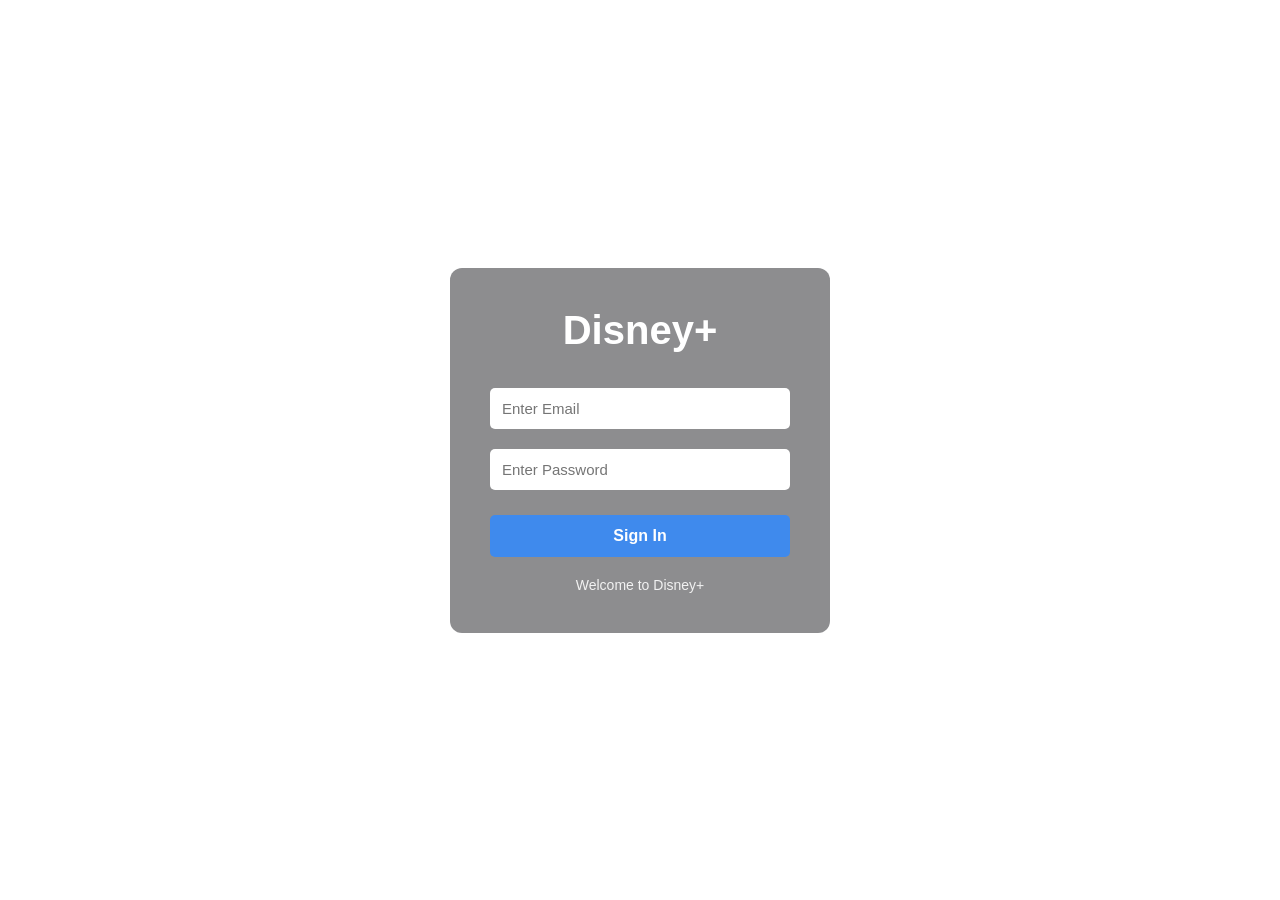
<file: index.html>
<!DOCTYPE html>
<html>
<head>
<title>Disney+ Sign In</title>

<style>
*{
    margin:0;
    padding:0;
    box-sizing:border-box;
    font-family:Arial,sans-serif;
}

body{
    height:100vh;
    display:flex;
    justify-content:center;
    align-items:center;
    
    background-image:url("https://th.bing.com/th/id/R.fe3d0bab2c5caf6b57dda70762df25a2?rik=jaY4Bq9WjyRtNQ&riu=http%3a%2f%2fwww.pixelstalk.net%2fwp-content%2fuploads%2f2016%2f06%2fFree-Desktop-Disney-HD-Wallpapers.jpg&ehk=rfMQJPtds3qrH21gSrQqRZXGjhjjUgJKQYfFsQPh4pc%3d&risl=&pid=ImgRaw&r=0");
    background-size:cover;
    background-position:center;
    background-repeat:no-repeat;
}

.login-box{
    width:380px;
    padding:40px;
    background:rgba(4, 4, 8, 0.45);
    border-radius:12px;
    text-align:center;
    backdrop-filter:blur(0.8px);
    
}

.logo{
    color:white;
    font-size:40px;
    margin-bottom:25px;
}

input{
    width:100%;
    padding:12px;
    margin:10px 0;
    border:none;
    border-radius:5px;
    font-size:15px;
}

button{
    width:100%;
    padding:12px;
    margin-top:15px;
    background:#3f8aed;
    color:white;
    border:none;
    border-radius:5px;
    cursor:pointer;
    font-size:16px;
    font-weight:600;
}

button:hover{
    background:#0052c7;
}

p{
    color:rgb(242, 242, 242);
    margin-top:20px;
    font-size:14px;
}
</style>

</head>
<body>

<div class="login-box">

    <h1 class="logo">Disney+</h1>

    <input type="email" placeholder="Enter Email" required>

    <input type="password" placeholder="Enter Password" required>

    <button onclick="login()">Sign In</button>

    <p>Welcome to Disney+</p>

</div>

<script>
function login(){
    window.location.href="home.html";
}
</script>

</body>
</html>
</file>
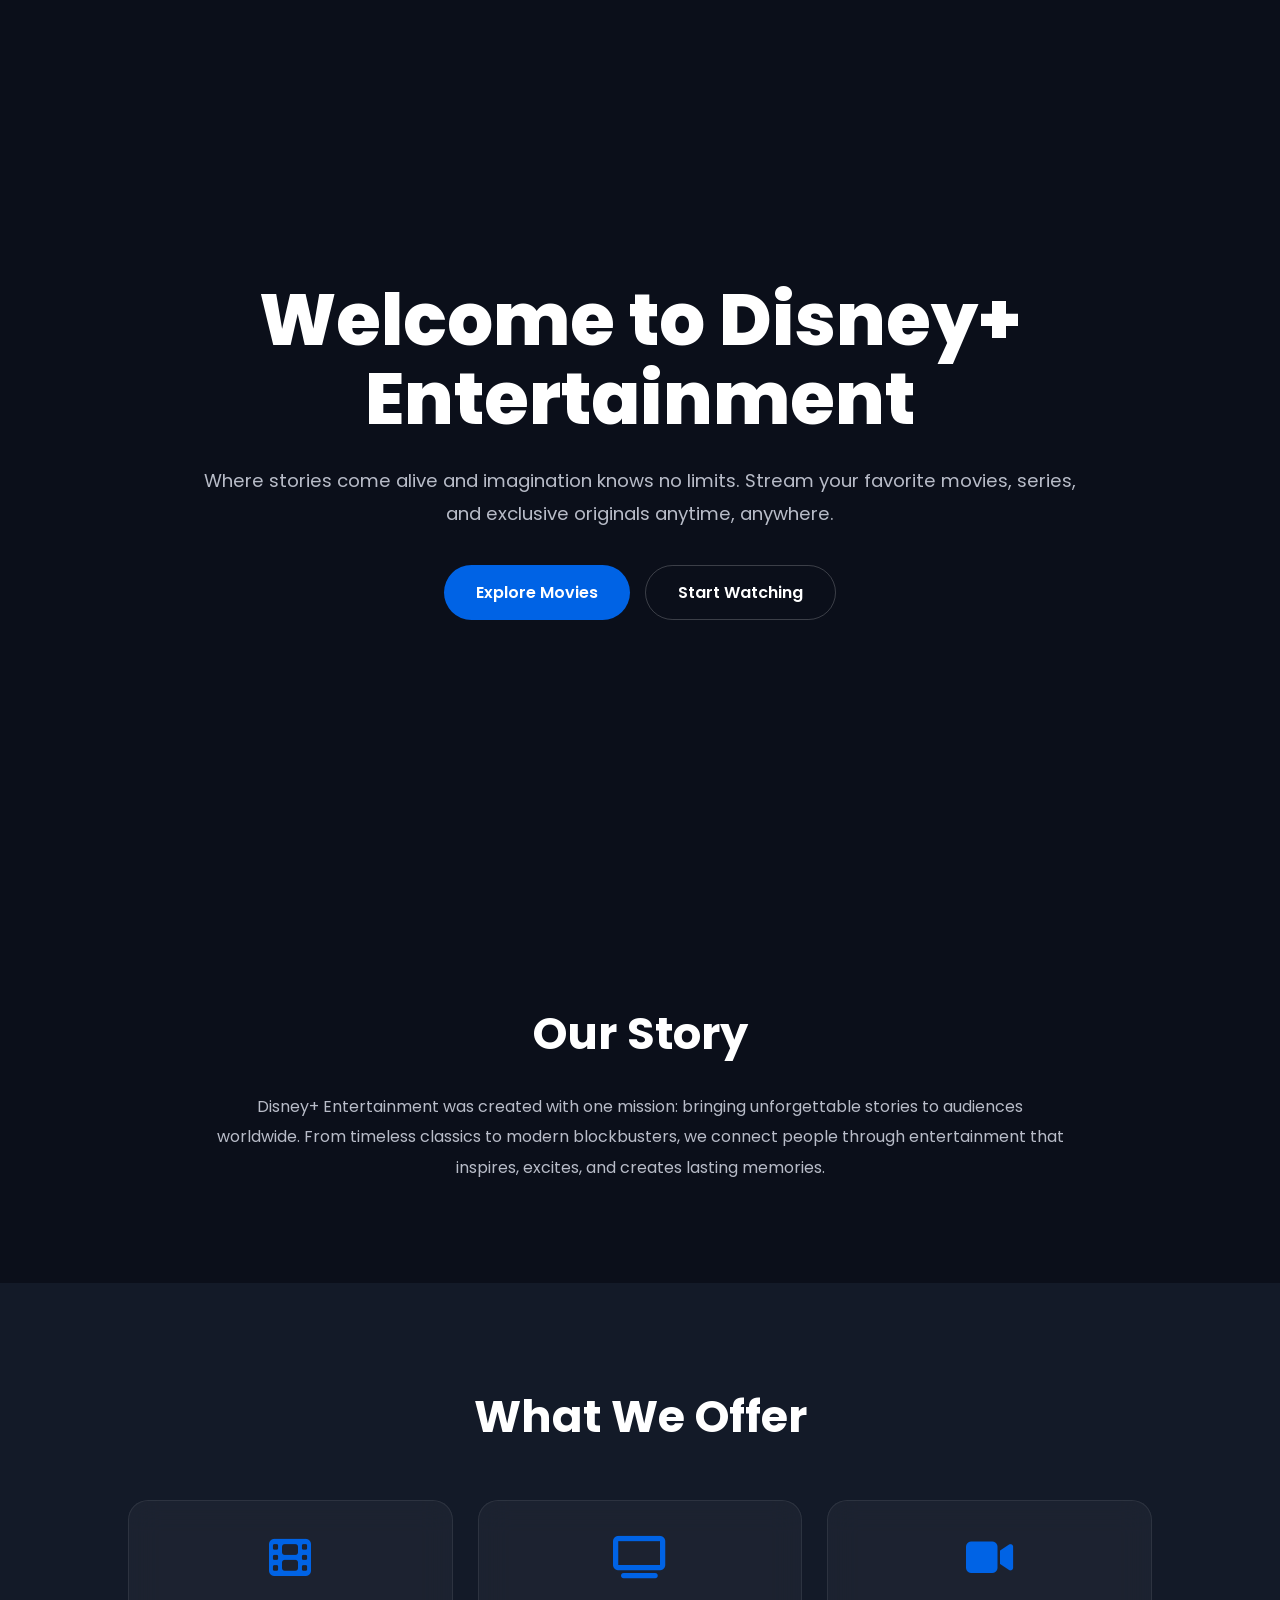
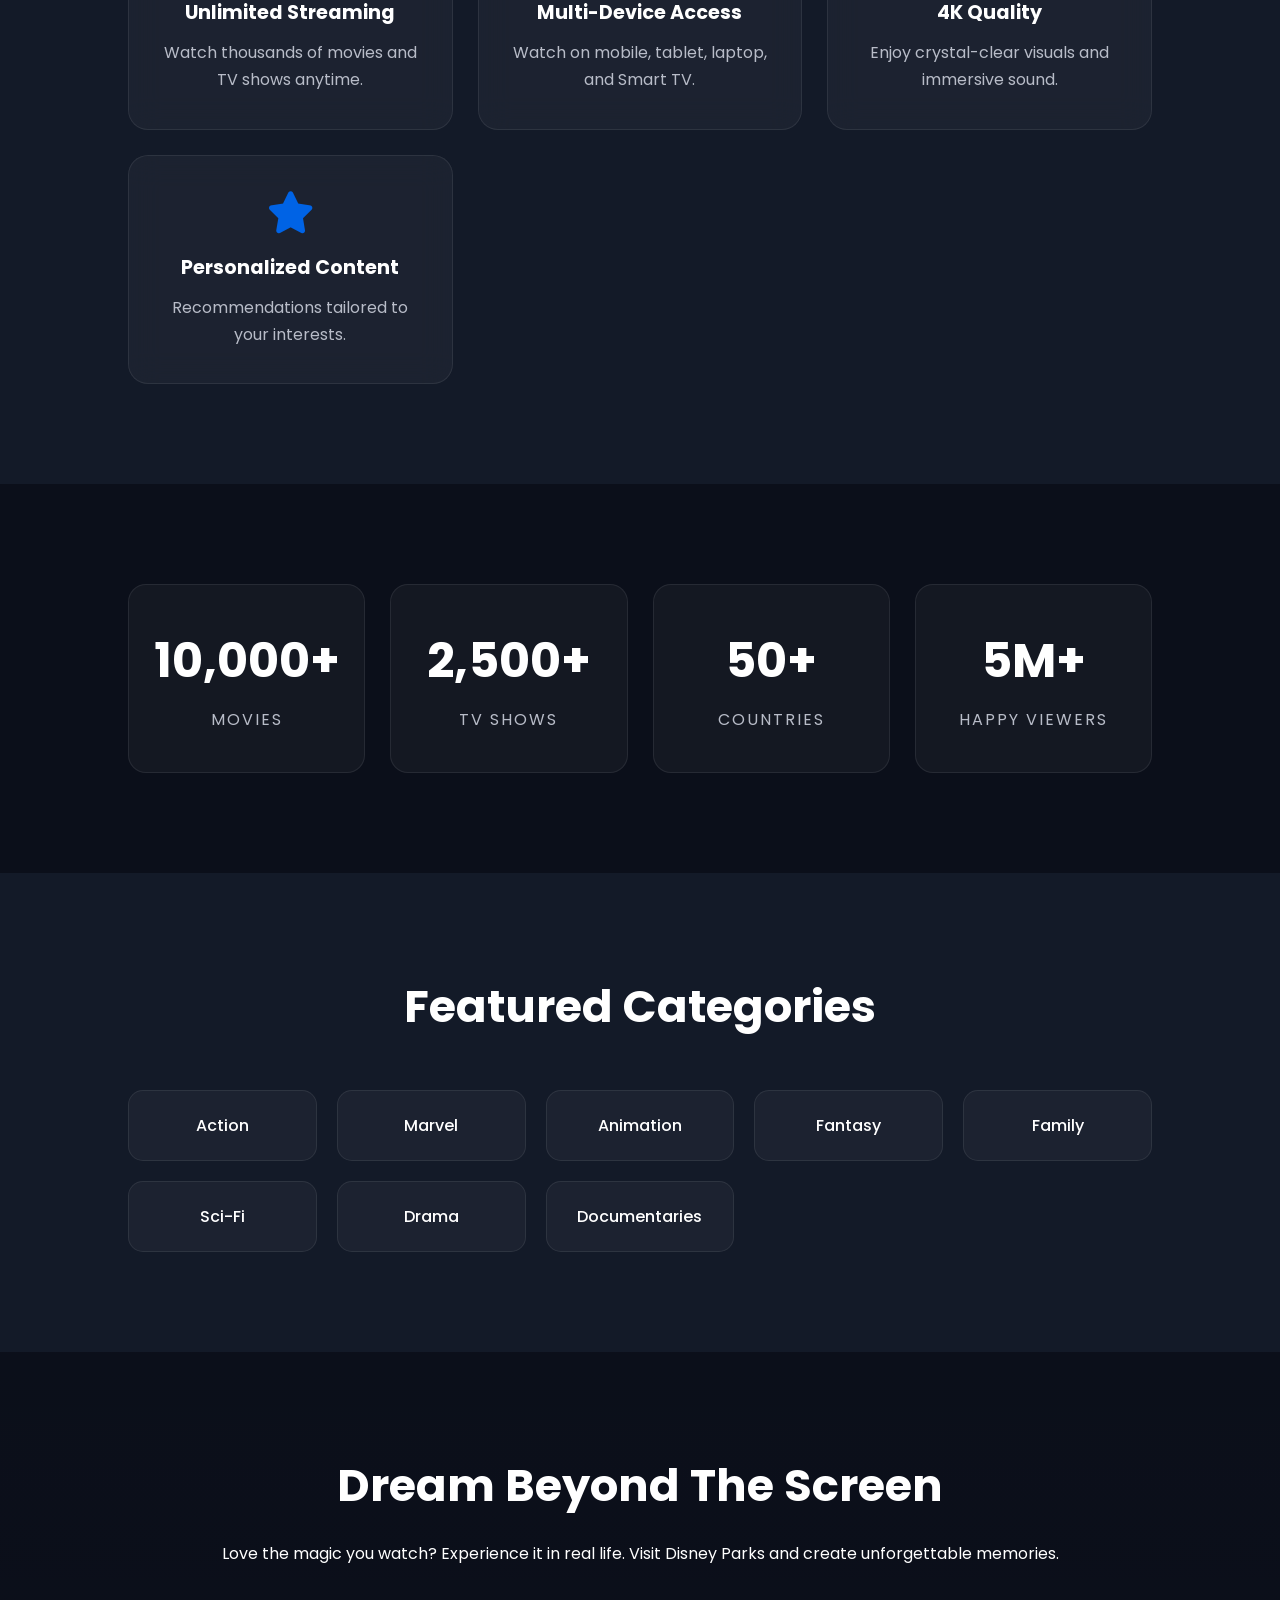
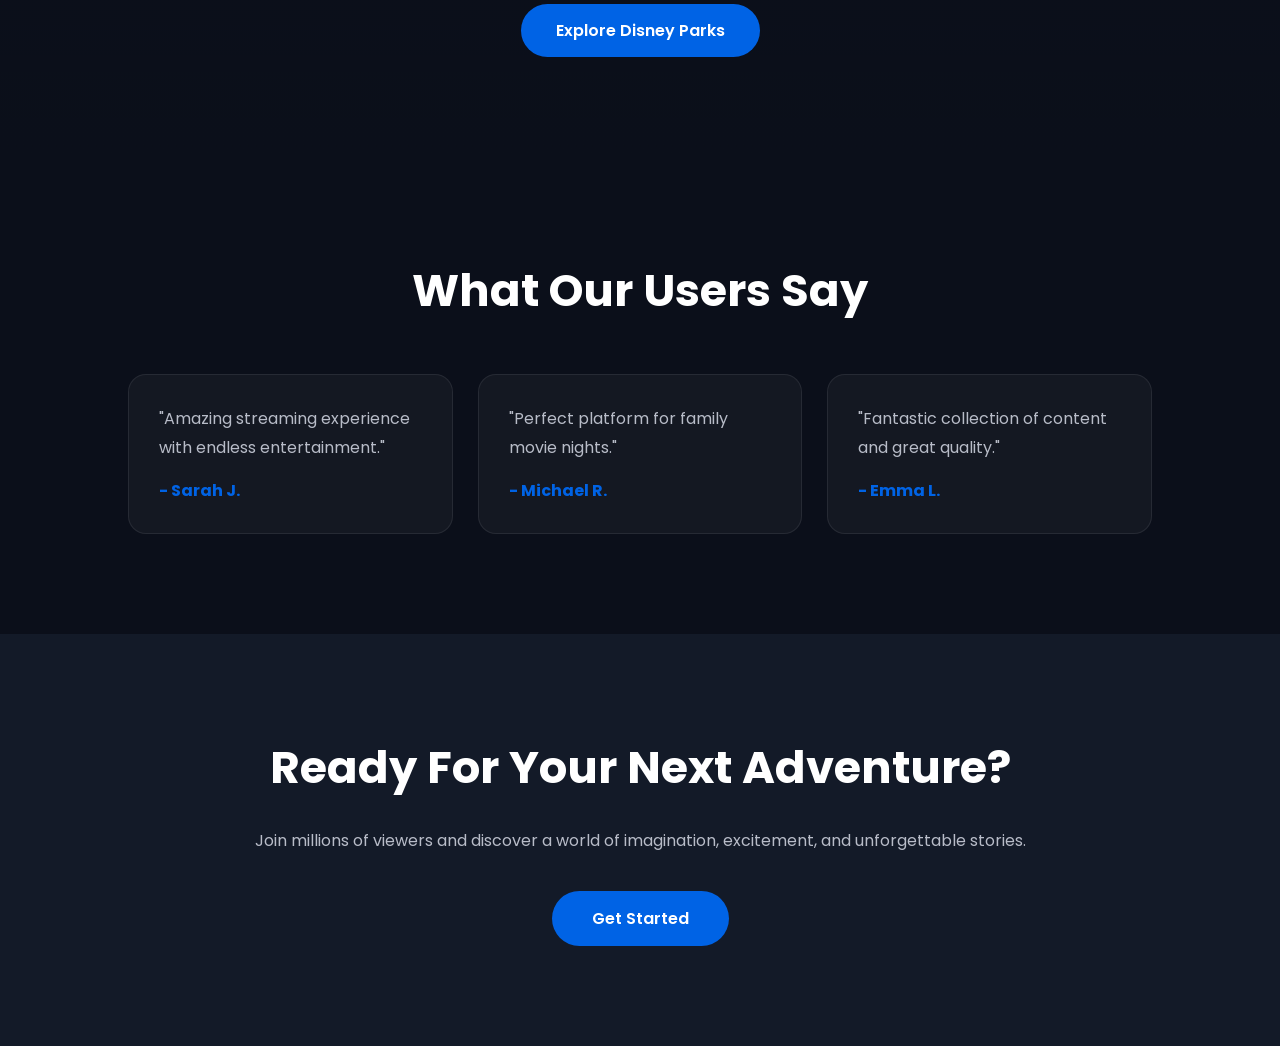
<file: about us.html>
<!DOCTYPE html>
<html lang="en">
<head>
    <meta charset="UTF-8">
    <meta name="viewport" content="width=device-width, initial-scale=1.0">
    <title>About Us | Disney+ Entertainment</title>
    <link rel="stylesheet" href="about.css">
    <link rel="stylesheet"
        href="https://cdnjs.cloudflare.com/ajax/libs/font-awesome/6.5.1/css/all.min.css">
</head>
<body>

    <!-- Hero Section -->
    <section class="hero">
        <div class="overlay">
            <h1>Welcome to Disney+ Entertainment</h1>
            <p>
                Where stories come alive and imagination knows no limits.
                Stream your favorite movies, series, and exclusive originals
                anytime, anywhere.
            </p>

            <div class="hero-buttons">
                <button>Explore Movies</button>
                <button class="secondary">Start Watching</button>
            </div>
        </div>
    </section>

    <!-- About -->
    <section class="about">
        <h2>Our Story</h2>
        <p>
            Disney+ Entertainment was created with one mission:
            bringing unforgettable stories to audiences worldwide.
            From timeless classics to modern blockbusters,
            we connect people through entertainment that inspires,
            excites, and creates lasting memories.
        </p>
    </section>

    <!-- Features -->
    <section class="features">
        <h2>What We Offer</h2>

        <div class="feature-container">

            <div class="card">
                <i class="fas fa-film"></i>
                <h3>Unlimited Streaming</h3>
                <p>Watch thousands of movies and TV shows anytime.</p>
            </div>

            <div class="card">
                <i class="fas fa-tv"></i>
                <h3>Multi-Device Access</h3>
                <p>Watch on mobile, tablet, laptop, and Smart TV.</p>
            </div>

            <div class="card">
                <i class="fas fa-video"></i>
                <h3>4K Quality</h3>
                <p>Enjoy crystal-clear visuals and immersive sound.</p>
            </div>

            <div class="card">
                <i class="fas fa-star"></i>
                <h3>Personalized Content</h3>
                <p>Recommendations tailored to your interests.</p>
            </div>

        </div>
    </section>

    <!-- Stats -->
    <section class="stats">
        <div class="stat-box">
            <h2>10,000+</h2>
            <p>Movies</p>
        </div>

        <div class="stat-box">
            <h2>2,500+</h2>
            <p>TV Shows</p>
        </div>

        <div class="stat-box">
            <h2>50+</h2>
            <p>Countries</p>
        </div>

        <div class="stat-box">
            <h2>5M+</h2>
            <p>Happy Viewers</p>
        </div>
    </section>

    <!-- Categories -->
    <section class="categories">
        <h2>Featured Categories</h2>

        <div class="category-grid">
            <div>Action</div>
            <div>Marvel</div>
            <div>Animation</div>
            <div>Fantasy</div>
            <div>Family</div>
            <div>Sci-Fi</div>
            <div>Drama</div>
            <div>Documentaries</div>
        </div>
    </section>

    <!-- Disney Land -->
    <section class="disneyland">
        <h2>Dream Beyond The Screen</h2>
        <p>
            Love the magic you watch? Experience it in real life.
            Visit Disney Parks and create unforgettable memories.
        </p>

        <button>Explore Disney Parks</button>
    </section>

    <!-- Testimonials -->
    <section class="testimonials">
        <h2>What Our Users Say</h2>

        <div class="testimonial-container">

            <div class="review">
                <p>"Amazing streaming experience with endless entertainment."</p>
                <h4>- Sarah J.</h4>
            </div>

            <div class="review">
                <p>"Perfect platform for family movie nights."</p>
                <h4>- Michael R.</h4>
            </div>

            <div class="review">
                <p>"Fantastic collection of content and great quality."</p>
                <h4>- Emma L.</h4>
            </div>

        </div>
    </section>

    <!-- CTA -->
    <section class="cta">
        <h2>Ready For Your Next Adventure?</h2>
        <p>
            Join millions of viewers and discover a world of imagination,
            excitement, and unforgettable stories.
        </p>

        <button>Get Started</button>
    </section>

</body>
</html>
</file>
<file: about.css>
/* Google Font */
@import url('https://fonts.googleapis.com/css2?family=Poppins:wght@300;400;500;600;700;800&display=swap');

:root{
    --bg-primary:#0b0f1a;
    --bg-secondary:#131a28;
    --card-bg:rgba(255,255,255,0.04);
    --accent:#0063e5;
    --text-primary:#ffffff;
    --text-secondary:#b8bcc8;
    --border:rgba(255,255,255,0.08);
}

*{
    margin:0;
    padding:0;
    box-sizing:border-box;
    font-family:'Poppins',sans-serif;
}

html{
    scroll-behavior:smooth;
}

body{
    background:var(--bg-primary);
    color:var(--text-primary);
    overflow-x:hidden;
}

/* ================= HERO SECTION ================= */

.hero{
    min-height:100vh;
    display:flex;
    justify-content:center;
    align-items:center;
    text-align:center;
    padding:0 10%;
    background:
    linear-gradient(
    rgba(11,15,26,.2),
    rgba(11,15,26,.35)),
    url("https://images.unsplash.com/photo-1489599849927-2ee91cede3ba?w=1600");
    background-size:cover;
    background-position:center;
}

.overlay{
    max-width:900px;
}

.hero h1{
    font-size:4.5rem;
    font-weight:800;
    line-height:1.1;
    margin-bottom:25px;
}

.hero p{
    color:var(--text-secondary);
    font-size:1.15rem;
    line-height:1.8;
    margin-bottom:35px;
}

.hero-buttons{
    display:flex;
    justify-content:center;
    gap:15px;
    flex-wrap:wrap;
}

.hero-buttons button{
    padding:14px 32px;
    border:none;
    border-radius:50px;
    cursor:pointer;
    font-size:1rem;
    font-weight:600;
    transition:0.3s ease;
}

.hero-buttons button:first-child{
    background:var(--accent);
    color:#fff;
}

.secondary{
    background:transparent;
    border:1px solid rgba(255,255,255,.2) !important;
    color:#fff;
}

.hero-buttons button:hover{
    transform:translateY(-4px);
}

/* ================= COMMON SECTION ================= */

section{
    padding:100px 10%;
}

h2{
    text-align:center;
    font-size:2.8rem;
    margin-bottom:25px;
    font-weight:700;
}

.about p,
.disneyland p,
.cta p{
    max-width:850px;
    margin:auto;
    color:var(--text-secondary);
    line-height:1.9;
    text-align:center;
}

/* ================= ABOUT ================= */

.about{
    background:var(--bg-primary);
}

/* ================= FEATURES ================= */

.features{
    background:var(--bg-secondary);
}

.feature-container{
    margin-top:50px;
    display:grid;
    grid-template-columns:repeat(auto-fit,minmax(260px,1fr));
    gap:25px;
}

.card{
    background:var(--card-bg);
    backdrop-filter:blur(15px);
    border:1px solid var(--border);
    border-radius:20px;
    padding:35px 25px;
    text-align:center;
    transition:all .4s ease;
    position:relative;
    overflow:hidden;
}

.card::before{
    content:"";
    position:absolute;
    top:0;
    left:0;
    width:0;
    height:100%;
    background:rgba(0,99,229,.08);
    transition:.5s;
}

.card:hover::before{
    width:100%;
}

.card:hover{
    transform:translateY(-10px);
    border-color:rgba(0,99,229,.4);
}

.card i{
    font-size:42px;
    color:var(--accent);
    margin-bottom:20px;
}

.card h3{
    margin-bottom:12px;
    font-size:1.2rem;
}

.card p{
    color:var(--text-secondary);
    line-height:1.7;
}

/* ================= STATS ================= */

.stats{
    display:grid;
    grid-template-columns:repeat(auto-fit,minmax(200px,1fr));
    gap:25px;
    background:var(--bg-primary);
}

.stat-box{
    text-align:center;
    padding:40px 20px;
    background:var(--card-bg);
    border-radius:18px;
    border:1px solid var(--border);
}

.stat-box h2{
    color:#fff;
    font-size:3rem;
    margin-bottom:10px;
}

.stat-box p{
    color:var(--text-secondary);
    text-transform:uppercase;
    letter-spacing:2px;
}

/* ================= CATEGORIES ================= */

.categories{
    background:var(--bg-secondary);
}

.category-grid{
    margin-top:50px;
    display:grid;
    grid-template-columns:repeat(auto-fit,minmax(180px,1fr));
    gap:20px;
}

.category-grid div{
    background:var(--card-bg);
    border:1px solid var(--border);
    border-radius:15px;
    padding:22px;
    text-align:center;
    font-weight:500;
    cursor:pointer;
    transition:.3s ease;
}

.category-grid div:hover{
    transform:translateY(-6px);
    border-color:var(--accent);
    color:var(--accent);
}

/* ================= DISNEYLAND ================= */

.disneyland{
    text-align:center;
    background:
    linear-gradient(
    rgba(11,15,26,.5),
    rgba(11,15,26,.4)),
    url("https://images.unsplash.com/photo-1513889961551-628c1e5e2ee9?w=1600");
    background-size:cover;
    background-position:center;
}

.disneyland h2{
    margin-bottom:20px;
}

.disneyland p{
    color:white;
}

.disneyland button{
    margin-top:35px;
    padding:14px 35px;
    background:var(--accent);
    color:#fff;
    border:none;
    border-radius:50px;
    font-size:1rem;
    font-weight:600;
    cursor:pointer;
    transition:.3s ease;
}

.disneyland button:hover{
    transform:translateY(-4px);
}

/* ================= TESTIMONIALS ================= */

.testimonials{
    background:var(--bg-primary);
}

.testimonial-container{
    margin-top:50px;
    display:grid;
    grid-template-columns:repeat(auto-fit,minmax(280px,1fr));
    gap:25px;
}

.review{
    background:var(--card-bg);
    border:1px solid var(--border);
    border-radius:18px;
    padding:30px;
    transition:.3s ease;
}

.review:hover{
    transform:translateY(-8px);
}

.review p{
    color:var(--text-secondary);
    line-height:1.8;
    margin-bottom:15px;
}

.review h4{
    color:var(--accent);
}

/* ================= CTA ================= */

.cta{
    text-align:center;
    background:var(--bg-secondary);
}

.cta button{
    margin-top:35px;
    padding:15px 40px;
    border:none;
    border-radius:50px;
    background:var(--accent);
    color:white;
    font-size:1rem;
    font-weight:600;
    cursor:pointer;
    transition:.3s ease;
}

.cta button:hover{
    transform:translateY(-4px);
    box-shadow:0 10px 30px rgba(0,99,229,.25);
}

/* ================= SCROLLBAR ================= */

::-webkit-scrollbar{
    width:8px;
}

::-webkit-scrollbar-track{
    background:#111827;
}

::-webkit-scrollbar-thumb{
    background:#0063e5;
    border-radius:10px;
}

/* ================= RESPONSIVE ================= */

@media(max-width:992px){

    .hero h1{
        font-size:3.2rem;
    }

    h2{
        font-size:2.2rem;
    }
}

@media(max-width:768px){

    section{
        padding:70px 6%;
    }

    .hero h1{
        font-size:2.5rem;
    }

    .hero p{
        font-size:1rem;
    }

    h2{
        font-size:2rem;
    }
}

@media(max-width:480px){

    .hero h1{
        font-size:2rem;
    }

    .hero-buttons{
        flex-direction:column;
        align-items:center;
    }

    .hero-buttons button{
        width:220px;
    }
}
</file>
